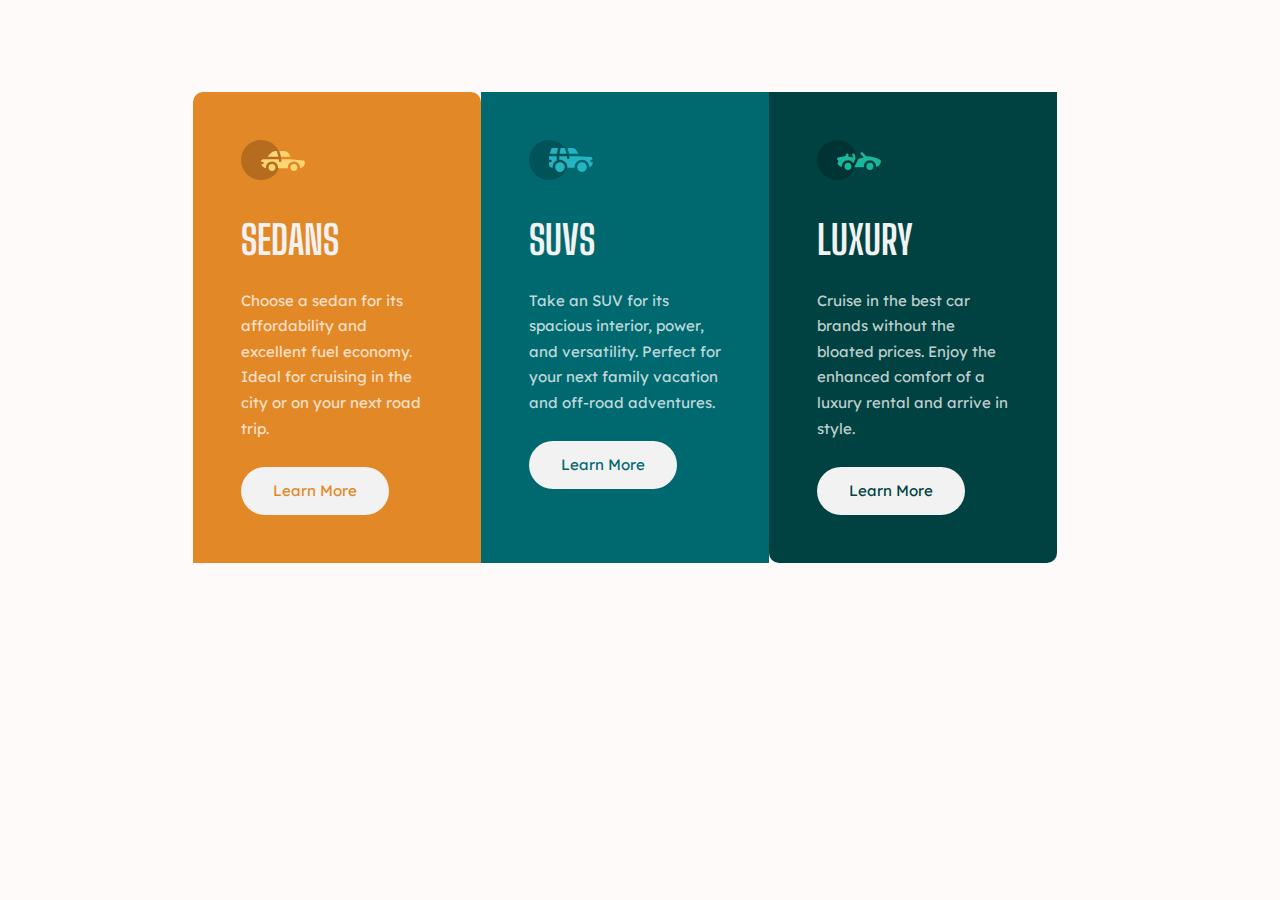
<file: index.html>
<!DOCTYPE html>
<html lang="en">
<head>
<title>CSS Flexbox Layout</title>
<meta charset="utf-8">
<meta name="viewport" content="width=device-width, initial-scale=1">
<link rel="icon" type="image/png" sizes="32x32" href="favicon-32x32.png">
<link rel="stylesheet" href="style.css">
</head>

<body>
    <div class="container">
        <div class="main">
            <section class="page page1">
                <img src="icon-sedans.svg" aria-hidden="true" alt="">
                <h1>Sedans</h1>
                <p>Choose a sedan for its affordability and excellent fuel economy. Ideal for cruising in the city or on your next road trip.</p>
                <a class="learn_more" href="#">Learn More</a>
            </section>
            <section class="page page2">
                <img src="icon-suvs.svg" aria-hidden="true" alt="">
                <h1>SUVs</h1>
                <p>Take an SUV for its spacious interior, power, and versatility. Perfect for your next family vacation and off-road adventures.</p>
                <a class="learn_more" href="#">Learn More</a>
            </section>
            <section class="page page3">
                <img src="icon-luxury.svg" aria-hidden="true" alt="">
                <h1>Luxury</h1>
                <p>Cruise in the best car brands without the bloated prices. Enjoy the enhanced comfort of a luxury rental and arrive in style.</p>
                <a class="learn_more" href="#">Learn More</a>
            </section>
        </div>
    </div>
    
  </body>
  </html>
</file>
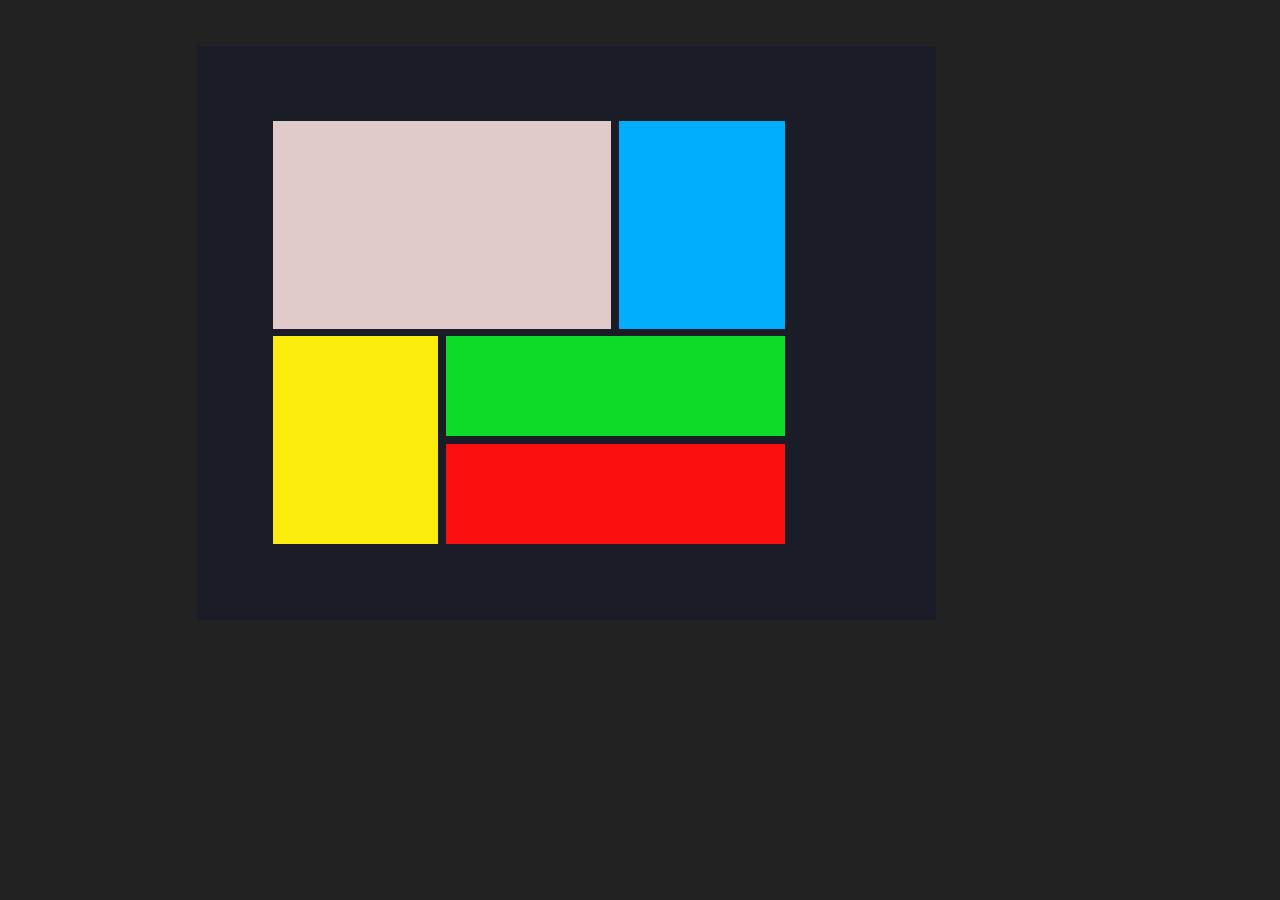
<file: grid.html>
<!DOCTYPE html>
<html lang="en">
<head>
<title>Grid Layout</title>
<meta charset="utf-8">
<meta name="viewport" content="width=device-width, initial-scale=1">
<link rel="stylesheet" href="grid.css">
</head>

<body>
    <container>
        <main class="wrapper">
        <div class="box1"></div>
        <div class="box2"></div>
        <div class="box3"></div>
        <div class="box4"></div>
        <div class="box5"></div>
        </main>
    </container>

</body>
</html>
</file>
<file: style.css>
@import url('https://fonts.googleapis.com/css2?family=Lexend+Deca&display=swap');
@import url('https://fonts.googleapis.com/css2?family=Big+Shoulders+Display:wght@700&display=swap');


@media screen and (max-width: 1440px) {
  

*,
*::after,
*::before {
    box-sizing: border-box;
    margin: 0;
    padding: 0;
}

body {
    background-color: hsl(0, 100%, 99%);
    font-size: 15px;
    display: flex;
    flex-direction: row;
    justify-content: center;
    width: 80%;
    padding-top: 2cm;
    padding-bottom: 2cm;
    padding-left: 6cm;
}

.main {
    width: 100%;
    margin: 1rem 0;
    display: flex;
    float: left;
    

}
.page {
    padding: 3rem 3rem 3.9rem 3rem;
    
}

img {
    margin-bottom: 2rem;
    margin-right: 8rem;
}

h1 {
    margin-bottom: 1.5rem;
    font-size: 2.5rem;
    font-family: "Big Shoulders Display";
    text-transform: uppercase;
    color: hsl(0, 0%, 95%);
    text-align: left;
}

p {
    margin-bottom: 2.5rem;
    line-height: 1.6rem;
    font-family: "Lexend Deca";
    color: hsla(0, 0%, 100%, 0.75);
    text-align: left;
    font-size: 300;
}

.learn_more {
    background-color: hsl(0, 0%, 95%);
    padding: 0.9rem 2rem;
    text-decoration: none;
    font-family: "Lexend Deca";
    border-radius: 35px;
}

.page1 {
    background-color: hsl(31, 77%, 52%);
    border-radius: 10px 10px 0 0;
}
.page1 .learn_more {
    color: hsl(31, 77%, 52%);
}

.page2 .learn_more {
    color: hsl(31, 77%, 52%);
}

.page2 {
    background-color: hsl(184, 100%, 22%);
}

.page2 .learn_more {
    color: hsl(184, 100%, 22%);
}

.page3 {
    background-color: hsl(179, 100%, 13%);
    border-radius: 0 0 10px 10px;
}

.page3 .learn_more {
    color: hsl(179, 100%, 13%);
}

.learn_more:hover {
    background-color: initial;
    color: white;
    border: 2px solid white;
}
}


@media only screen and (max-width: 375px){

  main {
    width: 100%;
    max-width: 920px;
    display: flex;
}

p {
    margin-bottom: 6.1rem;
}

.page1 {
    border-radius: 10px 0 0 10px;
}

.page3 {
    border-radius: 0 10px 10px 0;
}
}
</file>
<file: grid.css>
body {
    background-color: rgb(34,34,34);
    min-height: 100%;
    font-size: 15px;
    display: grid;
    width: 100%;
    padding-left: 5cm;
    padding-top: 1cm;
}

.wrapper {
    display: grid;
    grid-gap: 0.2cm;
    background-color: rgb(26,28,40);
    grid-template-columns: repeat(3, 1fr);
    grid-auto-rows: minmax(100px, auto);
}

.box1 {
    background-color: rgb(224, 202, 202);
    grid-column: 1/3;
    grid-row: 1/3;

}

.box2 {
    background-color: rgb(1,174,253);
    grid-column: 3/4;
    grid-row: 1/3;
}

.box3 {
    background-color: rgb(252, 236, 14);
    grid-column: 1/2;
    grid-row: 3/5;
}

.box4 {
    background-color: rgb(13, 219, 40);
    grid-column: 2/4;
    grid-row: 3/4;
}

.box5 {
    background-color: rgb(252, 14, 14);
    grid-column: 2/4;
    grid-row: 4/5;
}

main {
    width: 40%;
    padding-top: 2cm;
    padding-bottom: 2cm;
    padding-left: 2cm;
    padding-right: 4cm;
}
</file>
